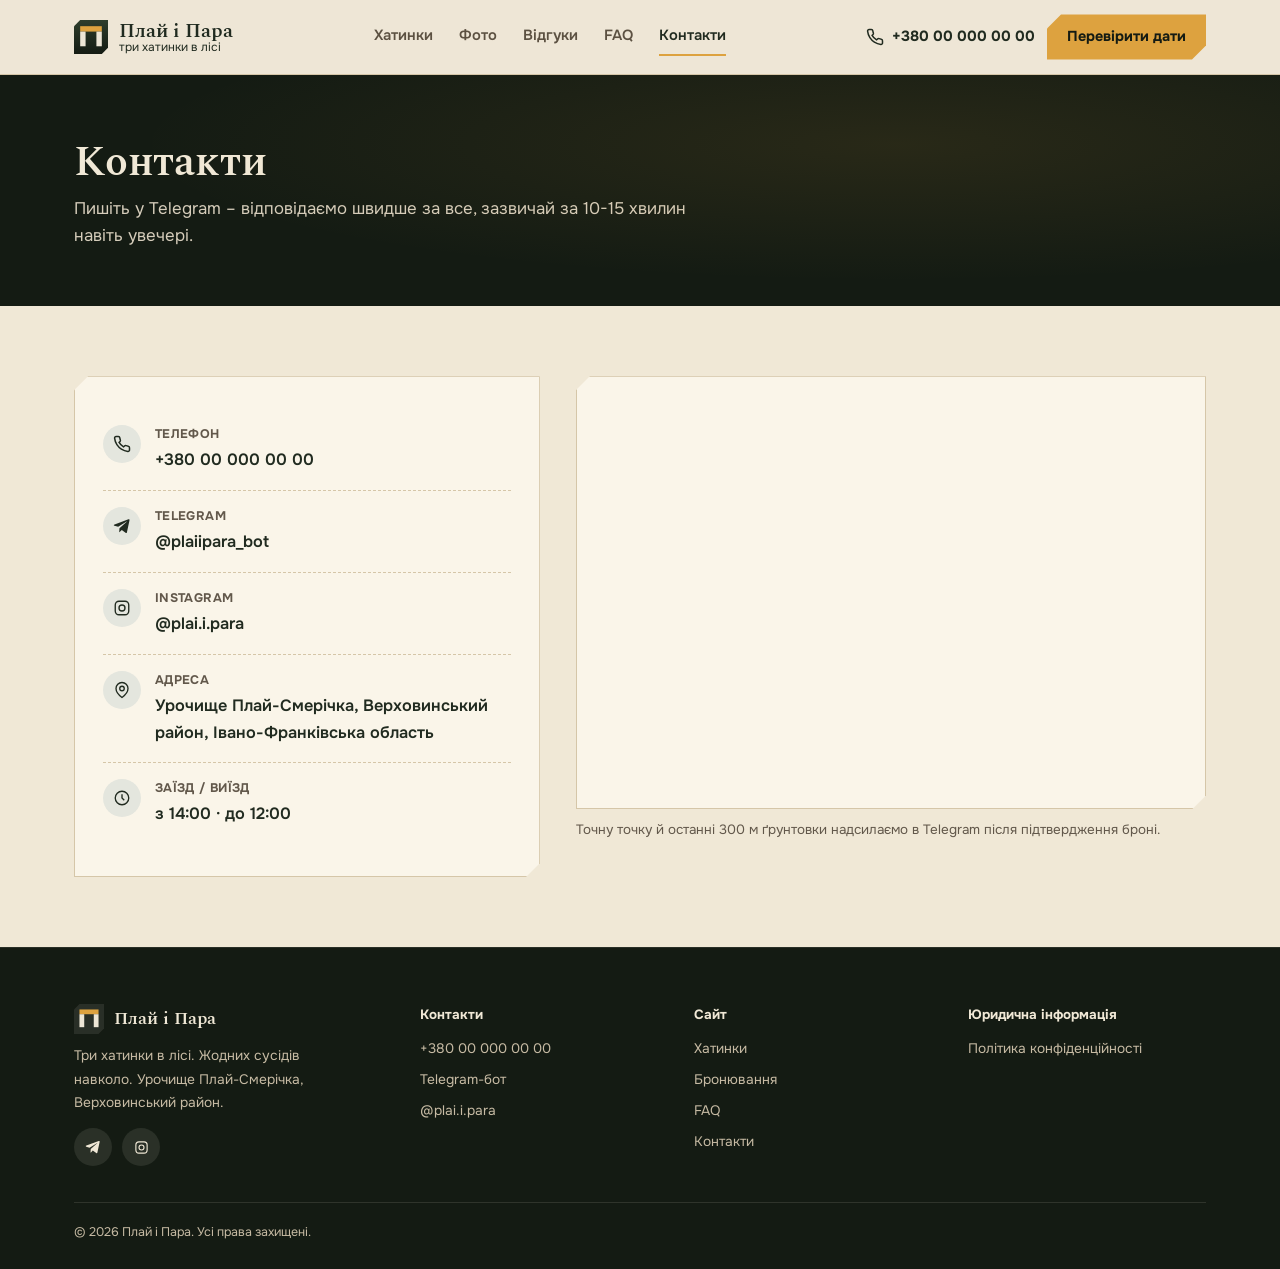
<file: contacts.html>
<!DOCTYPE html>
<html lang="uk">
<head>
<meta charset="UTF-8">
<meta name="viewport" content="width=device-width, initial-scale=1.0">
<meta name="robots" content="noindex, nofollow">
<title>Контакти – Плай і Пара</title>
<meta name="description" content="Контакти хатинок «Плай і Пара»: телефон, Telegram, Instagram, адреса й карта проїзду.">
<link rel="icon" href="data:image/svg+xml,%3Csvg xmlns='http://www.w3.org/2000/svg' viewBox='0 0 44 44'%3E%3Cpath d='M8 0H44V36L36 44H0V8Z' fill='%23141B13'/%3E%3Crect x='8' y='8' width='28' height='7' fill='%23DDA23F'/%3E%3Crect x='8' y='15' width='7' height='19' fill='%23EDE6D6'/%3E%3Crect x='29' y='15' width='7' height='19' fill='%23EDE6D6'/%3E%3C/svg%3E">
<link rel="preload" href="fonts/spectral-normal-600-cyrillic.woff2" as="font" type="font/woff2" crossorigin>
<link rel="preload" href="fonts/onest-cyrillic.woff2" as="font" type="font/woff2" crossorigin>
<link rel="stylesheet" href="css/base.css">
<style>
::-webkit-scrollbar{width:12px}
::-webkit-scrollbar-track{background:var(--dusk-deep)}
::-webkit-scrollbar-thumb{background:linear-gradient(180deg,var(--amber),var(--clay));border-radius:8px;border:2.5px solid var(--dusk-deep)}
body{font-family:'Onest',system-ui,sans-serif;background:var(--paper);color:var(--ink);line-height:1.6;font-size:1.05rem;-webkit-tap-highlight-color:transparent}
img{max-width:100%;height:auto;display:block}
a{color:inherit;text-decoration:none}
button{font-family:inherit;cursor:pointer;border:none;background:none;color:inherit}
h1,h2,h3,h4{font-family:'Spectral',serif;font-weight:600;color:var(--dusk);line-height:1.14;letter-spacing:-.005em}
.wrap{max-width:var(--maxw);margin:0 auto;padding:0 24px}
.cut{clip-path:polygon(var(--cut) 0,100% 0,100% calc(100% - var(--cut)),calc(100% - var(--cut)) 100%,0 100%,0 var(--cut))}
a:focus-visible,button:focus-visible{outline:2.5px solid var(--focus);outline-offset:3px}
.btn{display:inline-flex;align-items:center;justify-content:center;gap:10px;padding:15px 28px;font-weight:700;font-size:.98rem;clip-path:polygon(var(--cut) 0,100% 0,100% calc(100% - var(--cut)),calc(100% - var(--cut)) 100%,0 100%,0 var(--cut));transition:transform .18s ease,background .18s ease}
.btn-primary{background:var(--amber);color:var(--dusk-deep)}
.btn-primary:hover{background:var(--amber-deep);transform:translateY(-2px)}
.btn-secondary{background:transparent;color:var(--dusk);border:1.5px solid var(--dusk)}
.btn-secondary:hover{background:var(--dusk);color:var(--paper);transform:translateY(-2px)}
.btn-sm{padding:11px 20px;font-size:.9rem}

header.site{position:sticky;top:0;z-index:100;background:rgba(237,230,214,.94);border-bottom:1px solid var(--paper-line)}
.nav-row{display:flex;align-items:center;justify-content:space-between;height:var(--header-h);gap:20px}
.logo{display:flex;align-items:center;gap:11px}
.logo-text{display:flex;flex-direction:column;line-height:1}
.logo-text strong{font-family:'Spectral',serif;font-size:1.25rem;color:var(--dusk);font-weight:600}
.logo-text span{font-size:.75rem;color:var(--dusk)}
nav.primary{display:flex;gap:26px}
nav.primary a{font-size:.92rem;font-weight:600;color:var(--ink-soft);padding:6px 0;border-bottom:2px solid transparent}
nav.primary a:hover,nav.primary a.active{color:var(--dusk);border-color:var(--amber)}
.head-actions{display:flex;align-items:center;gap:12px}
.tel-link{display:flex;align-items:center;gap:8px;font-weight:700;font-size:.92rem;color:var(--dusk)}
.icon-btn{width:38px;height:38px;display:flex;align-items:center;justify-content:center;border-radius:50%;background:var(--paper-deep);transition:background .2s}
.icon-btn:hover{background:var(--clay-light);color:var(--dusk-deep)}
@media(max-width:900px){nav.primary{display:none}.tel-link span{display:none}.burger{display:flex}.head-actions .btn-primary{display:none}}
.burger{display:none;width:44px;height:44px;align-items:center;justify-content:center;border-radius:50%;flex-shrink:0}
.burger:hover{background:var(--paper-deep)}
#mobileNav{display:none;flex-direction:column;background:var(--paper);border-bottom:1px solid var(--paper-line);padding:8px 24px 20px}
#mobileNav.open{display:flex}
#mobileNav a{padding:12px 0;font-weight:700;border-bottom:1px solid var(--paper-line)}

.page-hero{background:var(--dusk-deep);color:var(--paper);padding:64px 0 56px;position:relative;overflow:hidden}
.page-hero::after{content:"";position:absolute;inset:0;background:radial-gradient(ellipse at 70% 30%,rgba(221,162,63,.1),transparent 60%)}
.page-hero .wrap{position:relative}
.page-hero h1{color:var(--paper);font-size:clamp(1.8rem,3.4vw,2.6rem)}
.page-hero p{color:#D6CDBB;margin-top:10px;max-width:56ch}

.contacts-section{padding:70px 0}
.contacts-grid{display:grid;grid-template-columns:.85fr 1.15fr;gap:36px;align-items:start}
@media(max-width:820px){.contacts-grid{grid-template-columns:1fr}}
.contact-card{background:var(--card);border:1px solid var(--paper-line);padding:32px 28px;clip-path:polygon(var(--cut) 0,100% 0,100% calc(100% - var(--cut)),calc(100% - var(--cut)) 100%,0 100%,0 var(--cut))}
.contact-row{display:flex;align-items:flex-start;gap:14px;padding:16px 0;border-bottom:1px dashed var(--paper-line)}
.contact-row:last-child{border-bottom:none}
.contact-row .ic{width:38px;height:38px;border-radius:50%;background:var(--stone-tint);display:flex;align-items:center;justify-content:center;color:var(--dusk);flex-shrink:0}
.contact-row b{display:block;font-size:.78rem;color:var(--ink-faint);font-weight:700;text-transform:uppercase;letter-spacing:.03em;margin-bottom:2px}
.contact-row a,.contact-row span.val{font-size:1.02rem;font-weight:600;color:var(--dusk)}
.map-frame{width:100%;aspect-ratio:16/11;border:1px solid var(--paper-line);clip-path:polygon(var(--cut) 0,100% 0,100% calc(100% - var(--cut)),calc(100% - var(--cut)) 100%,0 100%,0 var(--cut));overflow:hidden;background:var(--card)}
.map-frame iframe{width:100%;height:100%;border:0}
.map-caption{font-size:.84rem;color:var(--ink-faint);margin-top:10px}

footer{background:var(--dusk-deep);color:#C7BBA4;padding:56px 0 26px;border-top:1px solid rgba(237,230,214,.1)}
.footer-logo{display:flex;align-items:center;gap:10px;margin-bottom:10px}
.footer-grid{display:grid;grid-template-columns:1.3fr 1fr 1fr 1fr;gap:36px;padding-bottom:36px;border-bottom:1px solid rgba(237,230,214,.12)}
@media(max-width:820px){.footer-grid{grid-template-columns:1fr 1fr;row-gap:30px}}
@media(max-width:480px){.footer-grid{grid-template-columns:1fr}}
.footer-grid p{font-size:.86rem;line-height:1.7}
.footer-col h6{color:var(--paper);font-size:.84rem;font-weight:700;margin-bottom:12px}
.footer-col ul{list-style:none;display:flex;flex-direction:column;gap:9px;font-size:.86rem}
.footer-col a:hover{color:var(--paper)}
.footer-social{display:flex;gap:10px;margin-top:14px}
.footer-bottom{display:flex;justify-content:space-between;padding-top:20px;font-size:.78rem;flex-wrap:wrap;gap:10px}
</style>
<noscript><style>.fade-in{opacity:1;transform:none}</style></noscript>
</head>
<body>

<header class="site">
  <div class="wrap nav-row">
    <a href="index.html" class="logo" aria-label="Плай і Пара – на початок">
      <svg width="34" height="34" viewBox="0 0 44 44" aria-hidden="true">
        <defs><linearGradient id="lgH" x1="0" y1="0" x2="0" y2="1"><stop offset="0%" stop-color="#2E3E2C"/><stop offset="100%" stop-color="#141B13"/></linearGradient></defs>
        <path d="M8 0H44V36L36 44H0V8Z" fill="url(#lgH)"/>
        <rect x="8" y="8" width="28" height="7" fill="#DDA23F"/>
        <rect x="8" y="15" width="7" height="19" fill="#EDE6D6"/>
        <rect x="29" y="15" width="7" height="19" fill="#EDE6D6"/>
      </svg>
      <span class="logo-text"><strong>Плай і Пара</strong><span>три хатинки в лісі</span></span>
    </a>
    <nav class="primary" aria-label="Основна навігація">
      <a href="index.html#cabins">Хатинки</a>
      <a href="index.html#gallery">Фото</a>
      <a href="index.html#reviews">Відгуки</a>
      <a href="index.html#faq">FAQ</a>
      <a href="contacts.html" class="active">Контакти</a>
    </nav>
    <div class="head-actions">
      <a href="tel:+380000000000" class="tel-link" aria-label="Подзвонити">
        <svg width="18" height="18" viewBox="0 0 24 24" fill="none" stroke="currentColor" stroke-width="2"><path d="M22 16.92v3a2 2 0 0 1-2.18 2 19.79 19.79 0 0 1-8.63-3.07 19.5 19.5 0 0 1-6-6 19.79 19.79 0 0 1-3.07-8.67A2 2 0 0 1 4.11 2h3a2 2 0 0 1 2 1.72c.127.96.361 1.903.7 2.81a2 2 0 0 1-.45 2.11L8.09 9.91a16 16 0 0 0 6 6l1.27-1.27a2 2 0 0 1 2.11-.45c.907.339 1.85.573 2.81.7A2 2 0 0 1 22 16.92z"/></svg>
        <span>+380 00 000 00 00</span>
      </a>
      <a href="index.html#booking" class="btn btn-primary btn-sm">Перевірити дати</a>
      <button class="burger" id="burgerBtn" aria-label="Меню" aria-expanded="false">
        <svg width="22" height="22" viewBox="0 0 24 24" fill="none" stroke="currentColor" stroke-width="2"><path d="M3 6h18M3 12h18M3 18h18"/></svg>
      </button>
    </div>
  </div>
  <div id="mobileNav">
    <a href="index.html#cabins">Хатинки</a><a href="index.html#gallery">Фото</a><a href="index.html#reviews">Відгуки</a><a href="index.html#faq">FAQ</a><a href="https://t.me/plaiipara_bot" target="_blank" rel="noopener">Telegram</a>
    <a href="index.html#booking" class="btn btn-primary btn-sm" style="margin-top:12px;text-align:center">Перевірити дати</a>
  </div>
</header>

<section class="page-hero">
  <div class="wrap">
    <h1>Контакти</h1>
    <p>Пишіть у Telegram – відповідаємо швидше за все, зазвичай за 10-15 хвилин навіть увечері.</p>
  </div>
</section>

<section class="contacts-section">
  <div class="wrap contacts-grid">
    <div class="contact-card">
      <div class="contact-row">
        <span class="ic"><svg width="18" height="18" viewBox="0 0 24 24" fill="none" stroke="currentColor" stroke-width="2"><path d="M22 16.92v3a2 2 0 0 1-2.18 2 19.79 19.79 0 0 1-8.63-3.07 19.5 19.5 0 0 1-6-6 19.79 19.79 0 0 1-3.07-8.67A2 2 0 0 1 4.11 2h3a2 2 0 0 1 2 1.72c.127.96.361 1.903.7 2.81a2 2 0 0 1-.45 2.11L8.09 9.91a16 16 0 0 0 6 6l1.27-1.27a2 2 0 0 1 2.11-.45c.907.339 1.85.573 2.81.7A2 2 0 0 1 22 16.92z"/></svg></span>
        <div><b>Телефон</b><a href="tel:+380000000000">+380 00 000 00 00</a></div>
      </div>
      <div class="contact-row">
        <span class="ic"><svg width="18" height="18" viewBox="0 0 24 24" fill="currentColor"><path d="M21.94 4.6 18.6 20.3c-.25 1.1-.9 1.38-1.83.86l-5.06-3.73-2.44 2.35c-.27.27-.5.5-1.02.5l.37-5.18L18.3 6.4c.4-.36-.09-.56-.62-.2L6.9 13.1l-5.02-1.57c-1.1-.34-1.11-1.1.23-1.63L20.6 3.14c.9-.34 1.7.22 1.34 1.46z"/></svg></span>
        <div><b>Telegram</b><a href="https://t.me/plaiipara_bot" target="_blank" rel="noopener">@plaiipara_bot</a></div>
      </div>
      <div class="contact-row">
        <span class="ic"><svg width="18" height="18" viewBox="0 0 24 24" fill="none" stroke="currentColor" stroke-width="1.8"><rect x="3" y="3" width="18" height="18" rx="5"/><circle cx="12" cy="12" r="4"/></svg></span>
        <div><b>Instagram</b><a href="https://instagram.com/plai.i.para" target="_blank" rel="noopener">@plai.i.para</a></div>
      </div>
      <div class="contact-row">
        <span class="ic"><svg width="18" height="18" viewBox="0 0 24 24" fill="none" stroke="currentColor" stroke-width="1.8"><path d="M20 10c0 6-8 12-8 12s-8-6-8-12a8 8 0 0 1 16 0Z"/><circle cx="12" cy="10" r="3"/></svg></span>
        <div><b>Адреса</b><span class="val">Урочище Плай-Смерічка, Верховинський район, Івано-Франківська область</span></div>
      </div>
      <div class="contact-row">
        <span class="ic"><svg width="18" height="18" viewBox="0 0 24 24" fill="none" stroke="currentColor" stroke-width="1.8"><circle cx="12" cy="12" r="9"/><path d="M12 7v5l3 3"/></svg></span>
        <div><b>Заїзд / виїзд</b><span class="val">з 14:00 · до 12:00</span></div>
      </div>
    </div>
    <div>
      <div class="map-frame">
        <iframe src="https://www.google.com/maps?q=Верховинський+район+Івано-Франківська+область&output=embed" loading="lazy" referrerpolicy="no-referrer-when-downgrade" title="Карта розташування Плай і Пара"></iframe>
      </div>
      <p class="map-caption">Точну точку й останні 300 м ґрунтовки надсилаємо в Telegram після підтвердження броні.</p>
    </div>
  </div>
</section>

<footer>
  <div class="wrap">
    <div class="footer-grid">
      <div>
        <div class="footer-logo">
          <svg width="30" height="30" viewBox="0 0 44 44" aria-hidden="true"><path d="M8 0H44V36L36 44H0V8Z" fill="rgba(237,230,214,.1)"/><rect x="8" y="8" width="28" height="7" fill="#DDA23F"/><rect x="8" y="15" width="7" height="19" fill="#EDE6D6"/><rect x="29" y="15" width="7" height="19" fill="#EDE6D6"/></svg>
          <h5 style="font-family:'Spectral',serif;color:var(--paper);font-weight:600;font-size:1.15rem">Плай і Пара</h5>
        </div>
        <p>Три хатинки в лісі. Жодних сусідів навколо. Урочище Плай-Смерічка, Верховинський район.</p>
        <div class="footer-social">
          <a href="https://t.me/plaiipara_bot" target="_blank" rel="noopener" class="icon-btn" style="background:rgba(237,230,214,.1);color:var(--paper)" aria-label="Telegram"><svg width="16" height="16" viewBox="0 0 24 24" fill="currentColor"><path d="M21.94 4.6 18.6 20.3c-.25 1.1-.9 1.38-1.83.86l-5.06-3.73-2.44 2.35c-.27.27-.5.5-1.02.5l.37-5.18L18.3 6.4c.4-.36-.09-.56-.62-.2L6.9 13.1l-5.02-1.57c-1.1-.34-1.11-1.1.23-1.63L20.6 3.14c.9-.34 1.7.22 1.34 1.46z"/></svg></a>
          <a href="https://instagram.com/plai.i.para" target="_blank" rel="noopener" class="icon-btn" style="background:rgba(237,230,214,.1);color:var(--paper)" aria-label="Instagram"><svg width="15" height="15" viewBox="0 0 24 24" fill="none" stroke="currentColor" stroke-width="1.8"><rect x="3" y="3" width="18" height="18" rx="5"/><circle cx="12" cy="12" r="4"/></svg></a>
        </div>
      </div>
      <div class="footer-col"><h6>Контакти</h6><ul><li><a href="tel:+380000000000">+380 00 000 00 00</a></li><li><a href="https://t.me/plaiipara_bot" target="_blank" rel="noopener">Telegram-бот</a></li><li><a href="https://instagram.com/plai.i.para" target="_blank" rel="noopener">@plai.i.para</a></li></ul></div>
      <div class="footer-col"><h6>Сайт</h6><ul><li><a href="index.html#cabins">Хатинки</a></li><li><a href="index.html#booking">Бронювання</a></li><li><a href="index.html#faq">FAQ</a></li><li><a href="contacts.html">Контакти</a></li></ul></div>
      <div class="footer-col"><h6>Юридична інформація</h6><ul><li><a href="index.html#faq">Політика конфіденційності</a></li></ul></div>
    </div>
    <div class="footer-bottom"><span>© 2026 Плай і Пара. Усі права захищені.</span></div>
  </div>
</footer>

<script>
(function(){
  var burger = document.getElementById('burgerBtn');
  var mobileNav = document.getElementById('mobileNav');
  burger.addEventListener('click', function(){ var open = mobileNav.classList.toggle('open'); burger.setAttribute('aria-expanded', open); });
  mobileNav.querySelectorAll('a').forEach(function(a){ a.addEventListener('click', function(){ mobileNav.classList.remove('open'); }); });
})();
</script>
</body>
</html>
</file>
<file: css/base.css>
/* Шрифти: Spectral (заголовки) і Onest (текст, інтерфейс, ціни) з кирилицею та латиницею, SIL OFL, самохостинг. Karla і Space Grotesk замінено: у них немає кирилиці. */
@font-face{font-family:'Onest';font-style:normal;font-weight:400 800;font-display:swap;src:url('../fonts/onest-cyrillic.woff2') format('woff2');unicode-range:U+0301, U+0400-045F, U+0490-0491, U+04B0-04B1, U+2116}
@font-face{font-family:'Onest';font-style:normal;font-weight:400 800;font-display:swap;src:url('../fonts/onest-latin.woff2') format('woff2');unicode-range:U+0000-00FF, U+0131, U+0152-0153, U+02BB-02BC, U+02C6, U+02DA, U+02DC, U+0304, U+0308, U+0329, U+2000-206F, U+20AC, U+2122, U+2191, U+2193, U+2212, U+2215, U+FEFF, U+FFFD}
@font-face{font-family:'Spectral';font-style:italic;font-weight:400;font-display:swap;src:url('../fonts/spectral-italic-400-cyrillic.woff2') format('woff2');unicode-range:U+0301, U+0400-045F, U+0490-0491, U+04B0-04B1, U+2116}
@font-face{font-family:'Spectral';font-style:italic;font-weight:400;font-display:swap;src:url('../fonts/spectral-italic-400-latin.woff2') format('woff2');unicode-range:U+0000-00FF, U+0131, U+0152-0153, U+02BB-02BC, U+02C6, U+02DA, U+02DC, U+0304, U+0308, U+0329, U+2000-206F, U+20AC, U+2122, U+2191, U+2193, U+2212, U+2215, U+FEFF, U+FFFD}
@font-face{font-family:'Spectral';font-style:normal;font-weight:300;font-display:swap;src:url('../fonts/spectral-normal-300-cyrillic.woff2') format('woff2');unicode-range:U+0301, U+0400-045F, U+0490-0491, U+04B0-04B1, U+2116}
@font-face{font-family:'Spectral';font-style:normal;font-weight:300;font-display:swap;src:url('../fonts/spectral-normal-300-latin.woff2') format('woff2');unicode-range:U+0000-00FF, U+0131, U+0152-0153, U+02BB-02BC, U+02C6, U+02DA, U+02DC, U+0304, U+0308, U+0329, U+2000-206F, U+20AC, U+2122, U+2191, U+2193, U+2212, U+2215, U+FEFF, U+FFFD}
@font-face{font-family:'Spectral';font-style:normal;font-weight:400;font-display:swap;src:url('../fonts/spectral-normal-400-cyrillic.woff2') format('woff2');unicode-range:U+0301, U+0400-045F, U+0490-0491, U+04B0-04B1, U+2116}
@font-face{font-family:'Spectral';font-style:normal;font-weight:400;font-display:swap;src:url('../fonts/spectral-normal-400-latin.woff2') format('woff2');unicode-range:U+0000-00FF, U+0131, U+0152-0153, U+02BB-02BC, U+02C6, U+02DA, U+02DC, U+0304, U+0308, U+0329, U+2000-206F, U+20AC, U+2122, U+2191, U+2193, U+2212, U+2215, U+FEFF, U+FFFD}
@font-face{font-family:'Spectral';font-style:normal;font-weight:500;font-display:swap;src:url('../fonts/spectral-normal-500-cyrillic.woff2') format('woff2');unicode-range:U+0301, U+0400-045F, U+0490-0491, U+04B0-04B1, U+2116}
@font-face{font-family:'Spectral';font-style:normal;font-weight:500;font-display:swap;src:url('../fonts/spectral-normal-500-latin.woff2') format('woff2');unicode-range:U+0000-00FF, U+0131, U+0152-0153, U+02BB-02BC, U+02C6, U+02DA, U+02DC, U+0304, U+0308, U+0329, U+2000-206F, U+20AC, U+2122, U+2191, U+2193, U+2212, U+2215, U+FEFF, U+FFFD}
@font-face{font-family:'Spectral';font-style:normal;font-weight:600;font-display:swap;src:url('../fonts/spectral-normal-600-cyrillic.woff2') format('woff2');unicode-range:U+0301, U+0400-045F, U+0490-0491, U+04B0-04B1, U+2116}
@font-face{font-family:'Spectral';font-style:normal;font-weight:600;font-display:swap;src:url('../fonts/spectral-normal-600-latin.woff2') format('woff2');unicode-range:U+0000-00FF, U+0131, U+0152-0153, U+02BB-02BC, U+02C6, U+02DA, U+02DC, U+0304, U+0308, U+0329, U+2000-206F, U+20AC, U+2122, U+2191, U+2193, U+2212, U+2215, U+FEFF, U+FFFD}
@font-face{font-family:'Spectral';font-style:normal;font-weight:700;font-display:swap;src:url('../fonts/spectral-normal-700-cyrillic.woff2') format('woff2');unicode-range:U+0301, U+0400-045F, U+0490-0491, U+04B0-04B1, U+2116}
@font-face{font-family:'Spectral';font-style:normal;font-weight:700;font-display:swap;src:url('../fonts/spectral-normal-700-latin.woff2') format('woff2');unicode-range:U+0000-00FF, U+0131, U+0152-0153, U+02BB-02BC, U+02C6, U+02DA, U+02DC, U+0304, U+0308, U+0329, U+2000-206F, U+20AC, U+2122, U+2191, U+2193, U+2212, U+2215, U+FEFF, U+FFFD}

/* ===== Спільні стилі всіх сторінок (було скопійовано в кожен html) ===== */
:root{
  --dusk:#212B20; --dusk-deep:#141B13;
  --clay:#A65B3E; --clay-light:#C08765;
  --amber:#DDA23F; --amber-deep:#BA8329;
  --paper:#F0E8D6; --paper-deep:#E4D9C0; --paper-line:#D5C6A8;
  --stone-tint:#E4E6DE; --card:#FAF5E9;
  --ink:#2A241D; --ink-soft:#5C5142; --ink-faint:#62584B;
  --cut:14px; --maxw:1180px; --header-h:74px;
  font-size:16px;
}
*{box-sizing:border-box;margin:0;padding:0}
html{scroll-behavior:smooth;scrollbar-width:thin;scrollbar-color:var(--amber) var(--dusk-deep)}

::selection{background:#DDA23F;color:#141B13}

/* ===== Контраст фокусу й цілі дотику (спільне для всіх сторінок) ===== */
/* Кільце фокуса: темне на світлих поверхнях (бурштин на папері дає лише 1,85:1), бурштинове на темних */
:root{--focus:#212B20}
.content-card,.booking-summary,.booking-card,.for-whom,.hero-panel,.cabin-hero,.page-hero,footer,#cookieBanner,#secHero,.ig-block,.map-popup,.modal-overlay{--focus:#DDA23F}
.policy-modal{--focus:#212B20}
/* clip-path обрізає outline: на час фокуса прибираємо зрізані кути, щоб кільце було видно */
.btn:focus-visible,.cabin-pill:focus-visible,.quick-pick:focus-visible{clip-path:none}
.cabin-photo:focus-visible{outline-offset:-4px}
/* Дотик: ≥44 px там, де це палець. Область натискання росте, вигляд лишається */
.icon-btn{position:relative}
.icon-btn::after{content:"";position:absolute;inset:-3px}
@media(hover:hover) and (pointer:fine){.icon-btn::after{inset:0}}
@media(max-width:960px){.tel-link{min-width:44px;min-height:44px;justify-content:center}}
.logo{min-height:44px}
@media(max-width:760px),(pointer:coarse){
  .btn-sm{min-height:44px}
  footer .footer-col ul{gap:0}
  footer .footer-col a,footer .footer-col button{display:inline-flex;align-items:center;min-height:44px;min-width:44px}
}

/* Рівніші рядки: заголовки балансуються, абзаци без осиротілих слів. Старі браузери ігнорують. */
h1,h2,h3,h4{text-wrap:balance}
p,li,blockquote{text-wrap:pretty}
</file>
